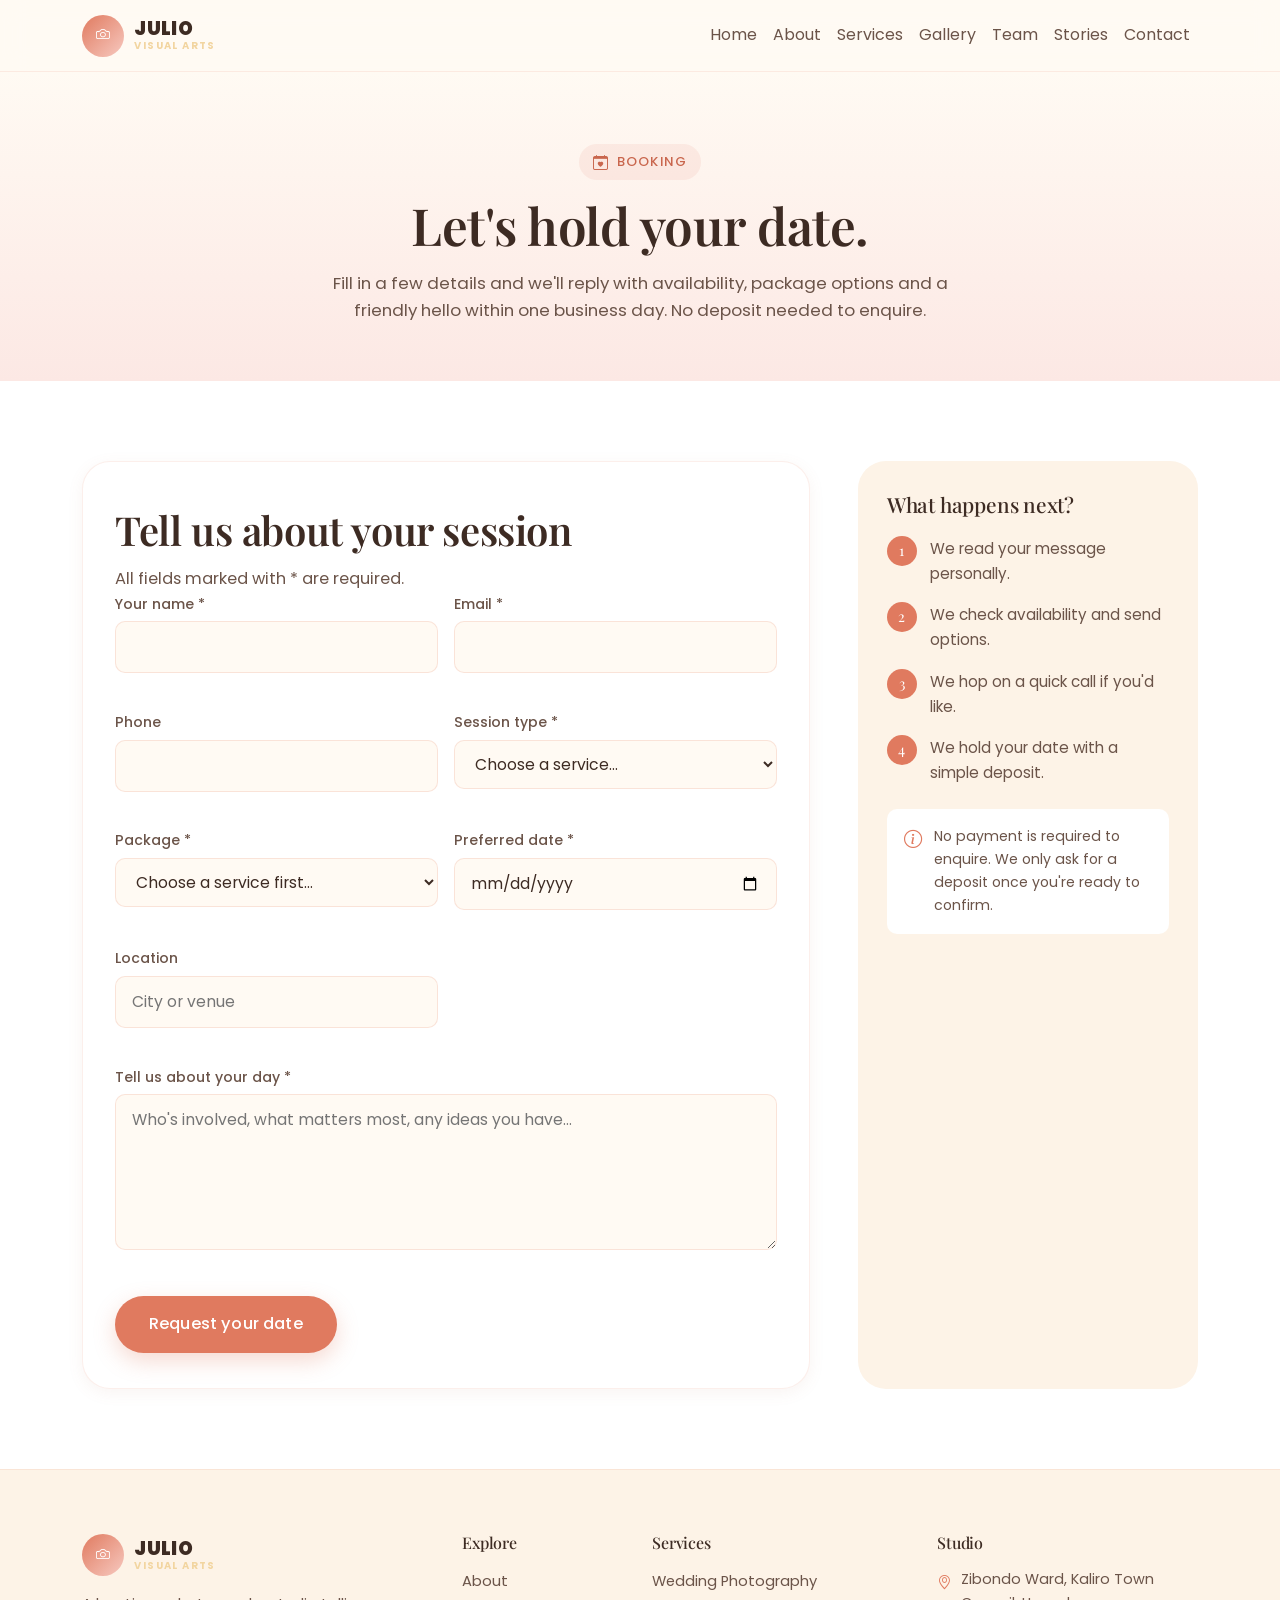
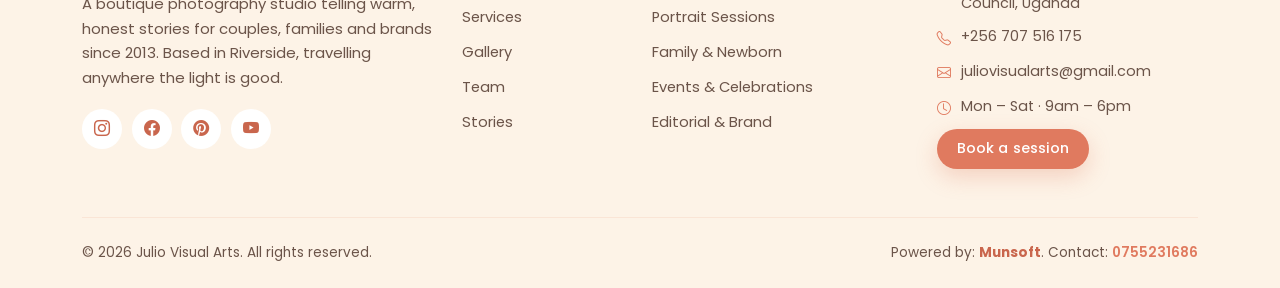
<file: booking.html>
<!-- ============================================================
     FILE: booking.html
     ============================================================ -->
<!DOCTYPE html>
<html lang="en">
<head>
  <meta charset="UTF-8">
  <meta name="viewport" content="width=device-width, initial-scale=1">
  <title>Book a Session — Julio Visual Arts</title>
  <meta name="description" content="Request your date with Julio Visual Arts — weddings, portraits, families and events.">

  <link rel="preconnect" href="https://fonts.googleapis.com">
  <link rel="preconnect" href="https://fonts.gstatic.com" crossorigin>
  <link href="https://fonts.googleapis.com/css2?family=Playfair+Display:wght@500;600;700&family=Poppins:wght@300;400;500;600&display=swap" rel="stylesheet">
  <link href="https://cdn.jsdelivr.net/npm/bootstrap@5.3.3/dist/css/bootstrap.min.css" rel="stylesheet">
  <link href="https://cdn.jsdelivr.net/npm/bootstrap-icons@1.11.3/font/bootstrap-icons.css" rel="stylesheet">
  <link href="css/styles.css" rel="stylesheet">
</head>
<body data-page="booking">

  <div id="jva-navbar"></div>

  <main>

    <header class="jva-page-head">
      <div class="container">
        <span class="jva-eyebrow"><i class="bi bi-calendar-heart"></i> Booking</span>
        <h1 class="jva-page-head__title">Let's hold your date.</h1>
        <p class="jva-page-head__lead">
          Fill in a few details and we'll reply with availability, package options and a
          friendly hello within one business day. No deposit needed to enquire.
        </p>
      </div>
    </header>

    <section class="jva-section jva-section--white">
      <div class="container">
        <div class="row g-5">
          <div class="col-lg-8 reveal">
            <div class="jva-form-card">
              <h2 class="jva-section__title">Tell us about your session</h2>
              <p class="jva-section__lead">All fields marked with * are required.</p>

              <form class="jva-form" id="jvaBookingForm" action="https://formsubmit.co/magandamunir51@gmail.com" method="POST" novalidate>
                <input type="hidden" name="_subject" value="New booking request - Julio Visual Arts">
                <input type="hidden" name="_captcha" value="false">
                <input type="hidden" name="_template" value="table">
                <div class="row g-3">
                  <div class="col-md-6">
                    <label class="jva-form__label" for="bookingName">Your name *</label>
                    <input class="jva-form__input" type="text" id="bookingName" name="name" required>
                    <span class="jva-form__error" data-error-for="bookingName"></span>
                  </div>
                  <div class="col-md-6">
                    <label class="jva-form__label" for="bookingEmail">Email *</label>
                    <input class="jva-form__input" type="email" id="bookingEmail" name="email" required>
                    <span class="jva-form__error" data-error-for="bookingEmail"></span>
                  </div>
                  <div class="col-md-6">
                    <label class="jva-form__label" for="bookingPhone">Phone</label>
                    <input class="jva-form__input" type="tel" id="bookingPhone" name="phone">
                    <span class="jva-form__error" data-error-for="bookingPhone"></span>
                  </div>
                  <div class="col-md-6">
                    <label class="jva-form__label" for="bookingType">Session type *</label>
                    <select class="jva-form__input" id="bookingType" name="type" required></select>
                    <span class="jva-form__error" data-error-for="bookingType"></span>
                  </div>
                  <div class="col-md-6">
                    <label class="jva-form__label" for="bookingPackage">Package *</label>
                    <select class="jva-form__input" id="bookingPackage" name="package" required></select>
                    <span class="jva-form__error" data-error-for="bookingPackage"></span>
                  </div>
                  <div class="col-md-6">
                    <label class="jva-form__label" for="bookingDate">Preferred date *</label>
                    <input class="jva-form__input" type="date" id="bookingDate" name="date" required>
                    <span class="jva-form__error" data-error-for="bookingDate"></span>
                  </div>
                  <div class="col-md-6">
                    <label class="jva-form__label" for="bookingLocation">Location</label>
                    <input class="jva-form__input" type="text" id="bookingLocation" name="location" placeholder="City or venue">
                    <span class="jva-form__error" data-error-for="bookingLocation"></span>
                  </div>
                  <div class="col-12">
                    <label class="jva-form__label" for="bookingMessage">Tell us about your day *</label>
                    <textarea class="jva-form__input" id="bookingMessage" name="message" rows="5"
                              placeholder="Who's involved, what matters most, any ideas you have…" required></textarea>
                    <span class="jva-form__error" data-error-for="bookingMessage"></span>
                  </div>
                  <div class="col-12">
                    <button type="submit" class="btn btn-jva btn-lg">Request your date</button>
                    <p class="jva-form__success" id="jvaBookingSuccess" hidden>
                      Thank you! Your request is in — we'll be in touch within one business day
                      with availability and next steps.
                    </p>
                  </div>
                </div>
              </form>
            </div>
          </div>

          <div class="col-lg-4 reveal">
            <aside class="jva-booking-aside">
              <h2 class="jva-booking-aside__title">What happens next?</h2>
              <ol class="jva-booking-aside__steps">
                <li><span>1</span> We read your message personally.</li>
                <li><span>2</span> We check availability and send options.</li>
                <li><span>3</span> We hop on a quick call if you'd like.</li>
                <li><span>4</span> We hold your date with a simple deposit.</li>
              </ol>

              <div class="jva-booking-aside__note">
                <i class="bi bi-info-circle"></i>
                <p>No payment is required to enquire. We only ask for a deposit once you're ready to confirm.</p>
              </div>
            </aside>
          </div>
        </div>
      </div>
    </section>

  </main>

  <div id="jva-footer"></div>

  <script src="https://cdn.jsdelivr.net/npm/bootstrap@5.3.3/dist/js/bootstrap.bundle.min.js"></script>
  <script src="js/data.js"></script>
  <script src="js/components.js"></script>
  <script src="js/main.js"></script>
  <script src="js/booking.js"></script>
</body>
</html>
</file>
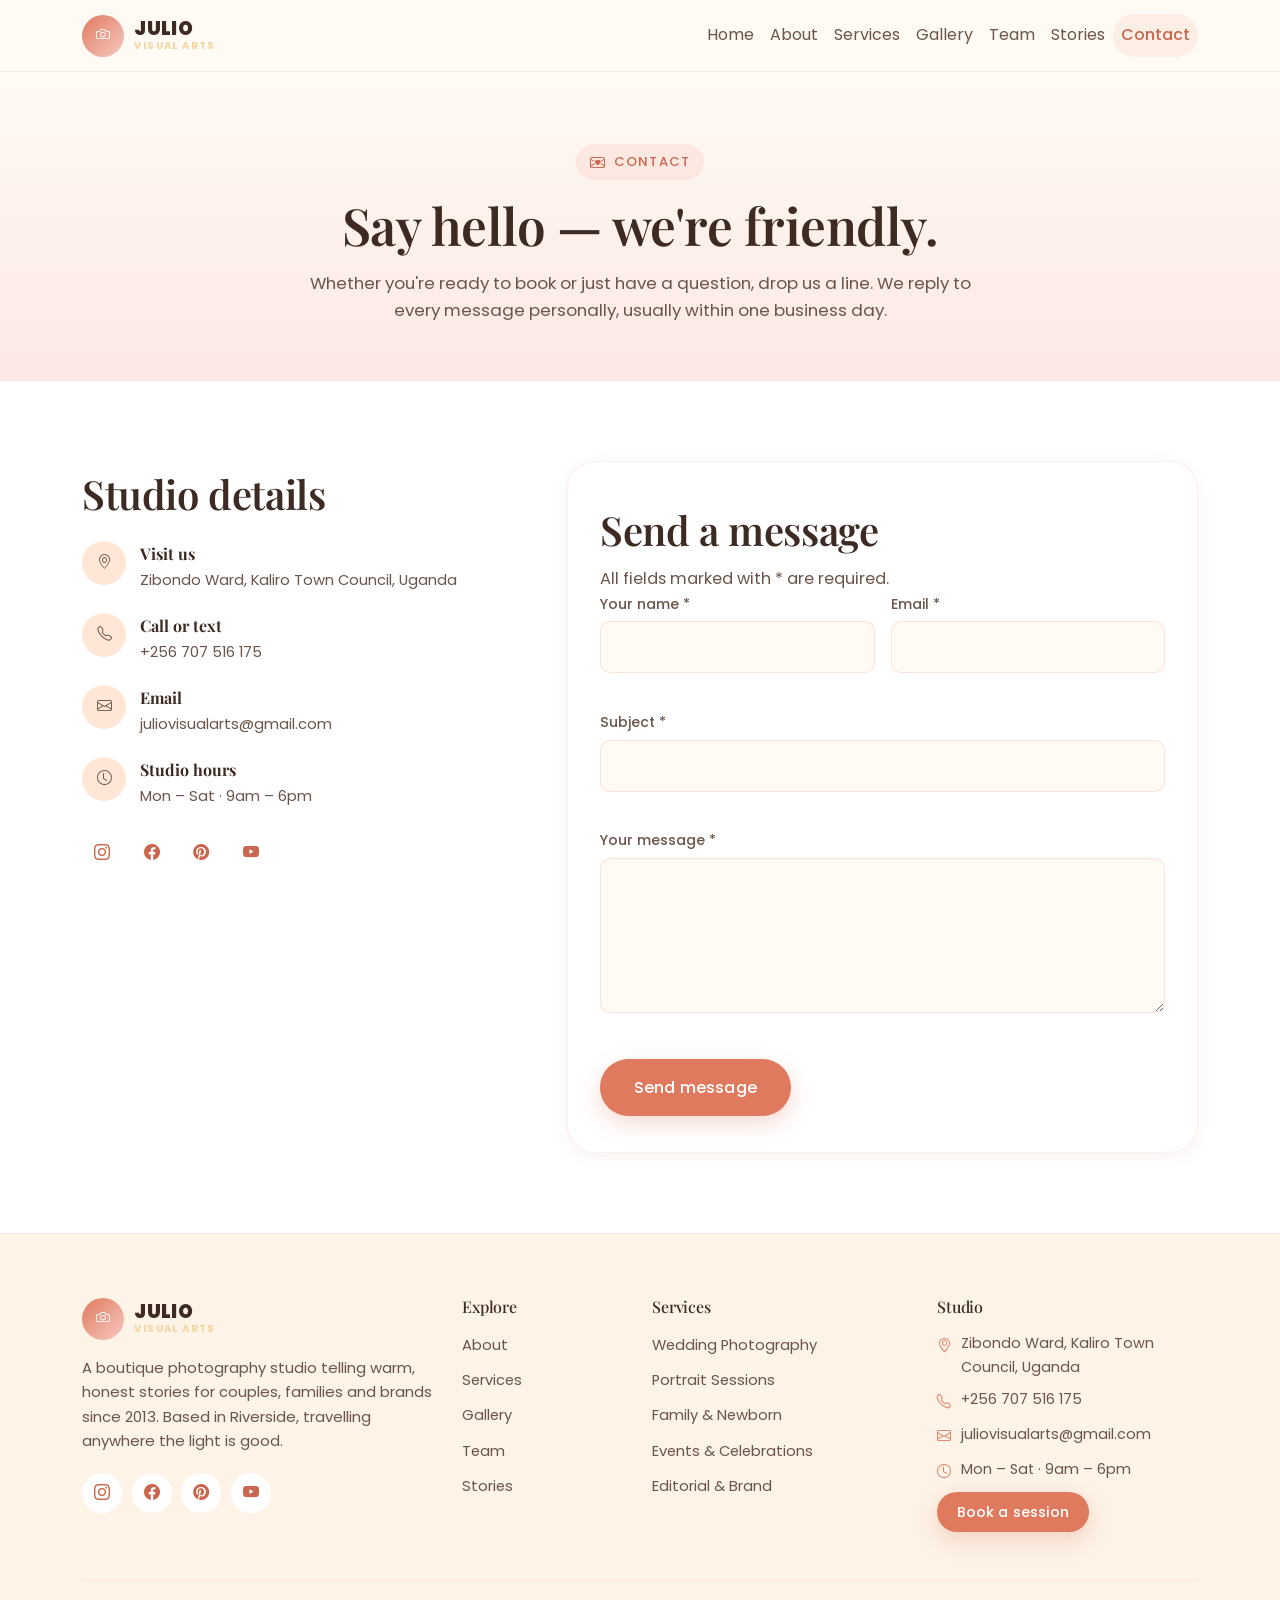
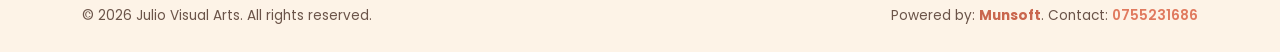
<file: contact.html>
<!-- ============================================================
     FILE: contact.html
     ============================================================ -->
<!DOCTYPE html>
<html lang="en">
<head>
  <meta charset="UTF-8">
  <meta name="viewport" content="width=device-width, initial-scale=1">
  <title>Contact — Julio Visual Arts</title>
  <meta name="description" content="Get in touch with Julio Visual Arts — ask a question, say hello, or plan your session.">

  <link rel="preconnect" href="https://fonts.googleapis.com">
  <link rel="preconnect" href="https://fonts.gstatic.com" crossorigin>
  <link href="https://fonts.googleapis.com/css2?family=Playfair+Display:wght@500;600;700&family=Poppins:wght@300;400;500;600&display=swap" rel="stylesheet">
  <link href="https://cdn.jsdelivr.net/npm/bootstrap@5.3.3/dist/css/bootstrap.min.css" rel="stylesheet">
  <link href="https://cdn.jsdelivr.net/npm/bootstrap-icons@1.11.3/font/bootstrap-icons.css" rel="stylesheet">
  <link href="css/styles.css" rel="stylesheet">
</head>
<body data-page="contact">

  <div id="jva-navbar"></div>

  <main>

    <header class="jva-page-head">
      <div class="container">
        <span class="jva-eyebrow"><i class="bi bi-envelope-heart"></i> Contact</span>
        <h1 class="jva-page-head__title">Say hello — we're friendly.</h1>
        <p class="jva-page-head__lead">
          Whether you're ready to book or just have a question, drop us a line. We reply
          to every message personally, usually within one business day.
        </p>
      </div>
    </header>

    <section class="jva-section jva-section--white">
      <div class="container">
        <div class="row g-5">
          <div class="col-lg-5 reveal">
            <h2 class="jva-section__title">Studio details</h2>
            <ul class="jva-contact-list">
              <li>
                <span class="jva-contact-list__icon"><i class="bi bi-geo-alt"></i></span>
                <div>
                  <strong>Visit us</strong>
                  <span>Zibondo Ward, Kaliro Town Council, Uganda</span>
                </div>
              </li>
              <li>
                <span class="jva-contact-list__icon"><i class="bi bi-telephone"></i></span>
                <div>
                  <strong>Call or text</strong>
                  <span>+256 707 516 175</span>
                </div>
              </li>
              <li>
                <span class="jva-contact-list__icon"><i class="bi bi-envelope"></i></span>
                <div>
                  <strong>Email</strong>
                  <span>juliovisualarts@gmail.com</span>
                </div>
              </li>
              <li>
                <span class="jva-contact-list__icon"><i class="bi bi-clock"></i></span>
                <div>
                  <strong>Studio hours</strong>
                  <span>Mon – Sat · 9am – 6pm</span>
                </div>
              </li>
            </ul>

            <div class="jva-socials mt-4">
              <a href="#" aria-label="Instagram"><i class="bi bi-instagram"></i></a>
              <a href="#" aria-label="Facebook"><i class="bi bi-facebook"></i></a>
              <a href="#" aria-label="Pinterest"><i class="bi bi-pinterest"></i></a>
              <a href="#" aria-label="YouTube"><i class="bi bi-youtube"></i></a>
            </div>
          </div>

          <div class="col-lg-7 reveal">
            <div class="jva-form-card">
              <h2 class="jva-section__title">Send a message</h2>
              <p class="jva-section__lead">All fields marked with * are required.</p>

              <form class="jva-form" id="jvaContactForm" action="https://formsubmit.co/magandamunir51@gmail.com" method="POST" novalidate>
                <input type="hidden" name="_subject" value="New contact message - Julio Visual Arts">
                <input type="hidden" name="_captcha" value="false">
                <input type="hidden" name="_template" value="table">
                <div class="row g-3">
                  <div class="col-md-6">
                    <label class="jva-form__label" for="contactName">Your name *</label>
                    <input class="jva-form__input" type="text" id="contactName" name="name" required>
                    <span class="jva-form__error" data-error-for="contactName"></span>
                  </div>
                  <div class="col-md-6">
                    <label class="jva-form__label" for="contactEmail">Email *</label>
                    <input class="jva-form__input" type="email" id="contactEmail" name="email" required>
                    <span class="jva-form__error" data-error-for="contactEmail"></span>
                  </div>
                  <div class="col-12">
                    <label class="jva-form__label" for="contactSubject">Subject *</label>
                    <input class="jva-form__input" type="text" id="contactSubject" name="subject" required>
                    <span class="jva-form__error" data-error-for="contactSubject"></span>
                  </div>
                  <div class="col-12">
                    <label class="jva-form__label" for="contactMessage">Your message *</label>
                    <textarea class="jva-form__input" id="contactMessage" name="message" rows="5" required></textarea>
                    <span class="jva-form__error" data-error-for="contactMessage"></span>
                  </div>
                  <div class="col-12">
                    <button type="submit" class="btn btn-jva btn-lg">Send message</button>
                    <p class="jva-form__success" id="jvaContactSuccess" hidden>
                      Thank you! Your message is on its way - we'll reply within one business day.
                    </p>
                  </div>
                </div>
              </form>
            </div>
          </div>
        </div>
      </div>
    </section>

  </main>

  <div id="jva-footer"></div>

  <script src="https://cdn.jsdelivr.net/npm/bootstrap@5.3.3/dist/js/bootstrap.bundle.min.js"></script>
  <script src="js/data.js"></script>
  <script src="js/components.js"></script>
  <script src="js/main.js"></script>
  <script src="js/contact.js"></script>
</body>
</html>
</file>
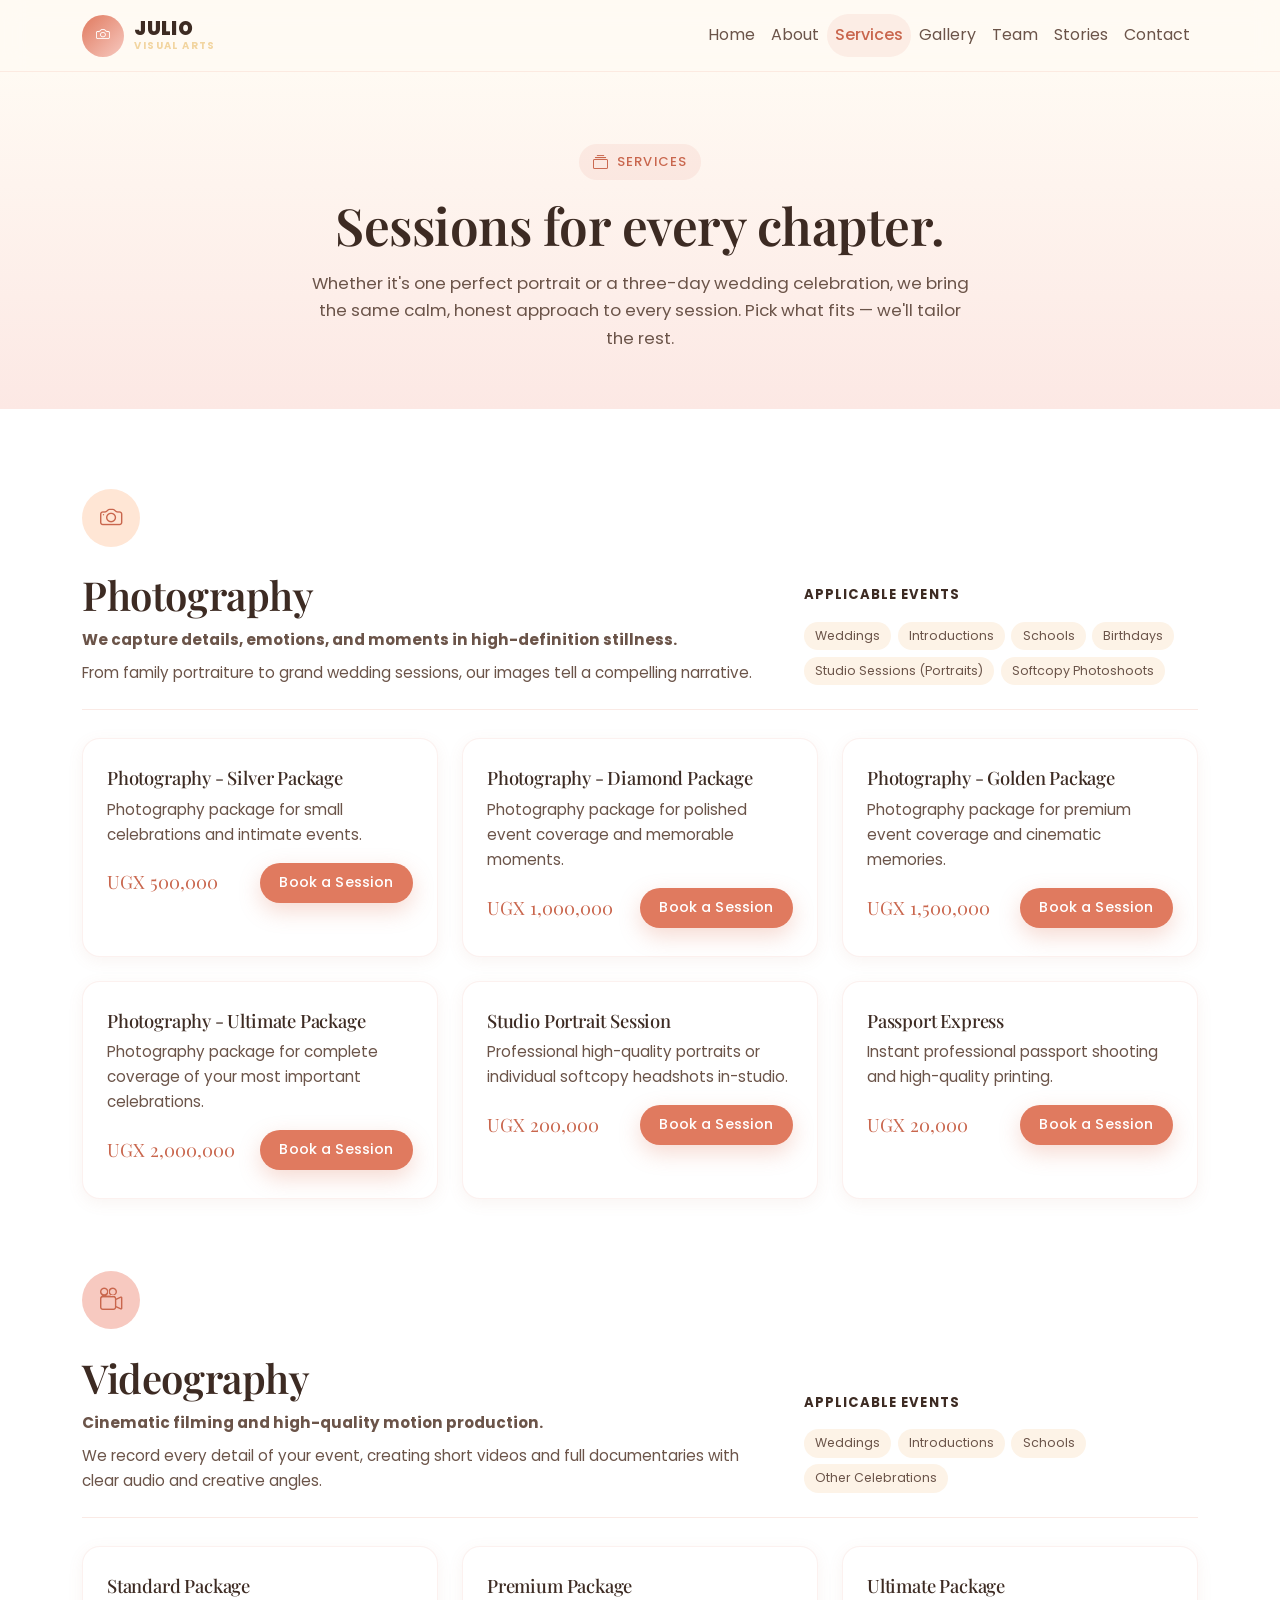
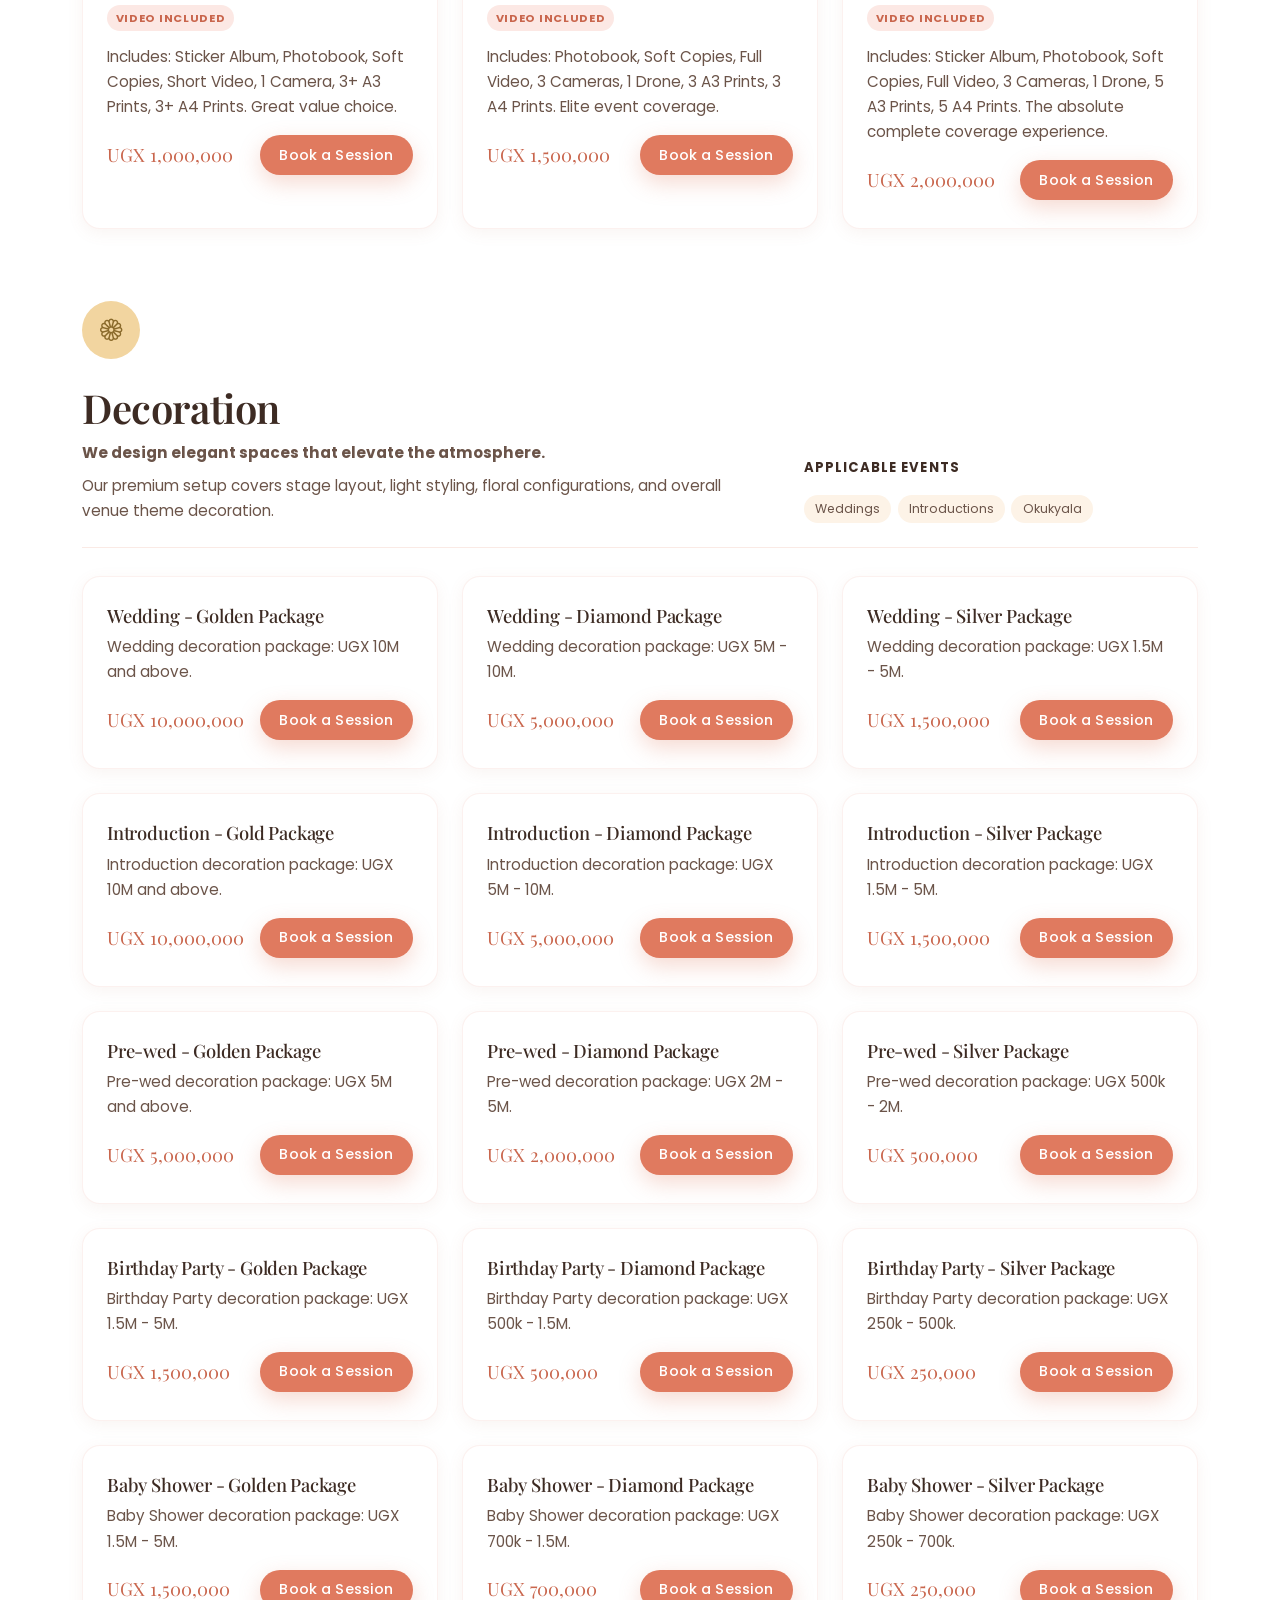
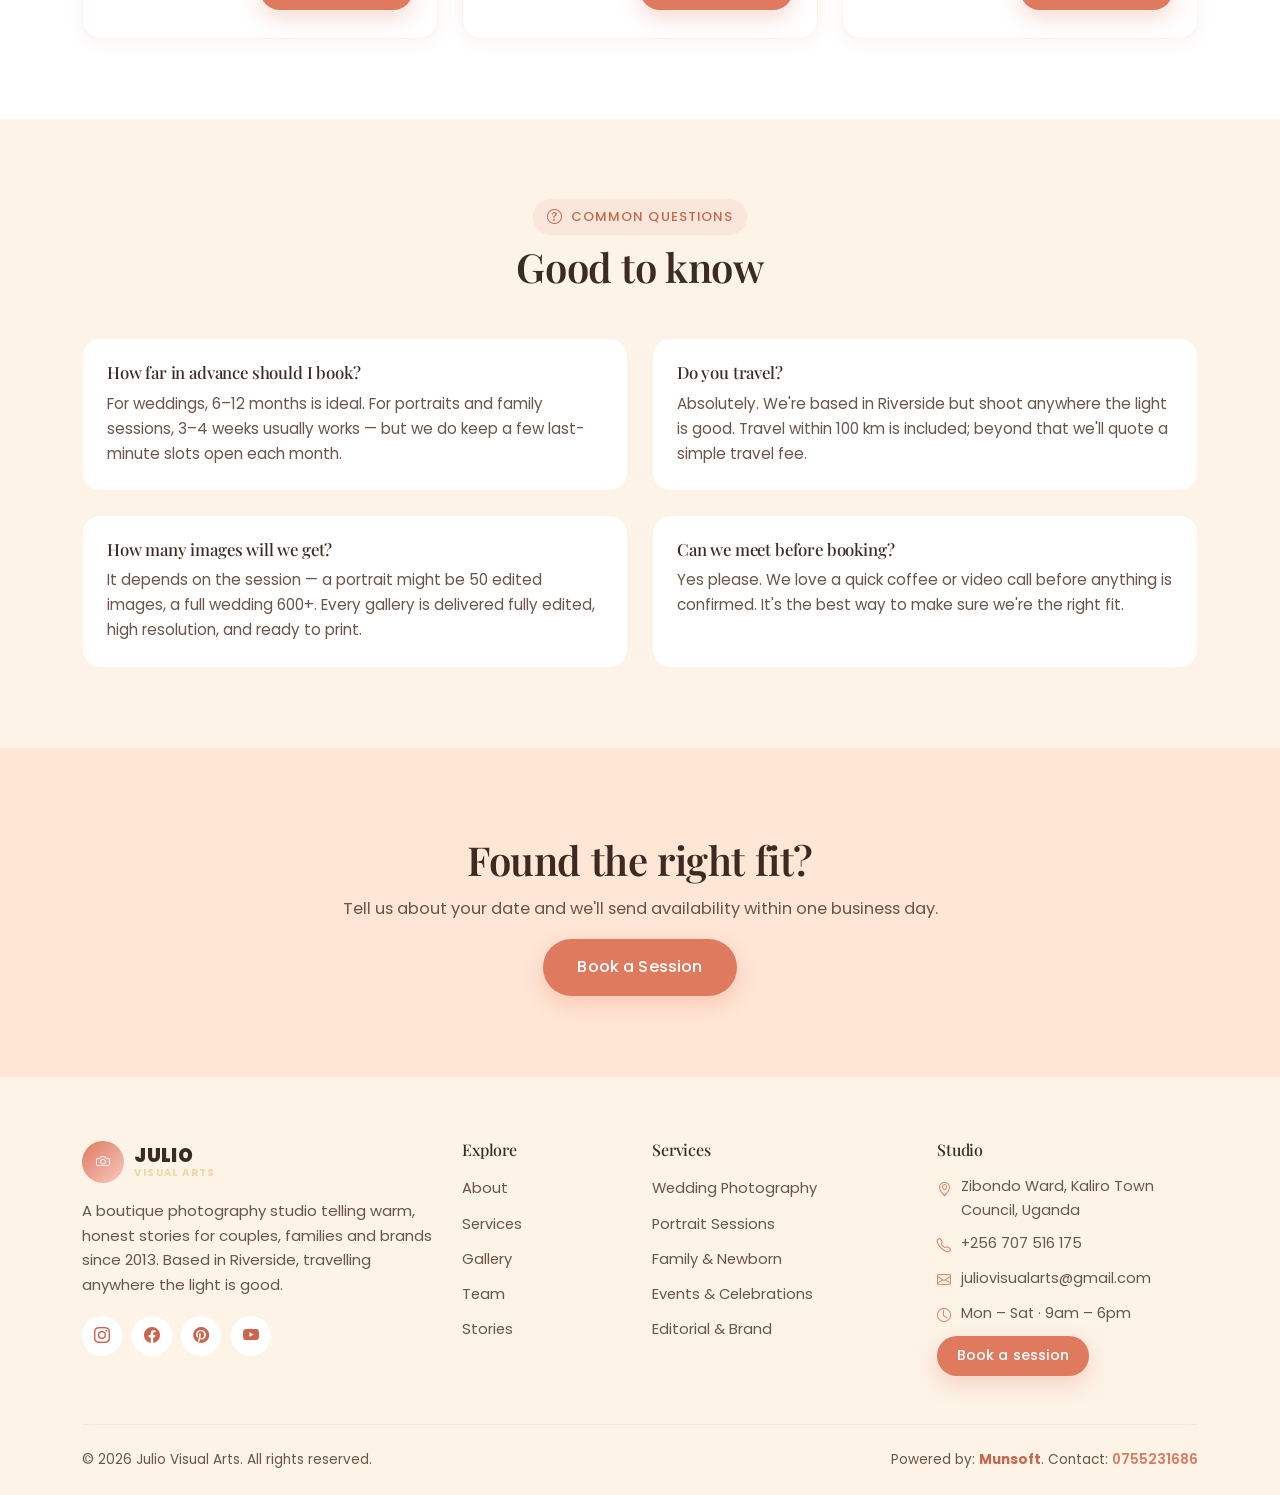
<file: services.html>
<!-- ============================================================
     FILE: services.html
     ============================================================ -->
<!DOCTYPE html>
<html lang="en">
<head>
  <meta charset="UTF-8">
  <meta name="viewport" content="width=device-width, initial-scale=1">
  <title>Services — Julio Visual Arts</title>
  <meta name="description" content="Wedding, portrait, family, event and editorial photography services from Julio Visual Arts.">

  <link rel="preconnect" href="https://fonts.googleapis.com">
  <link rel="preconnect" href="https://fonts.gstatic.com" crossorigin>
  <link href="https://fonts.googleapis.com/css2?family=Playfair+Display:wght@500;600;700&family=Poppins:wght@300;400;500;600&display=swap" rel="stylesheet">
  <link href="https://cdn.jsdelivr.net/npm/bootstrap@5.3.3/dist/css/bootstrap.min.css" rel="stylesheet">
  <link href="https://cdn.jsdelivr.net/npm/bootstrap-icons@1.11.3/font/bootstrap-icons.css" rel="stylesheet">
  <link href="css/styles.css" rel="stylesheet">
</head>
<body data-page="services">

  <div id="jva-navbar"></div>

  <main>

    <header class="jva-page-head">
      <div class="container">
        <span class="jva-eyebrow"><i class="bi bi-collection"></i> Services</span>
        <h1 class="jva-page-head__title">Sessions for every chapter.</h1>
        <p class="jva-page-head__lead">
          Whether it's one perfect portrait or a three-day wedding celebration, we bring the
          same calm, honest approach to every session. Pick what fits — we'll tailor the rest.
        </p>
      </div>
    </header>

    <section class="jva-section jva-section--white">
      <div class="container">
        <div class="row g-4" id="jvaServicesList"></div>
      </div>
    </section>

    <section class="jva-section jva-section--sand">
      <div class="container">
        <div class="jva-section__head text-center reveal">
          <span class="jva-eyebrow"><i class="bi bi-question-circle"></i> Common questions</span>
          <h2 class="jva-section__title">Good to know</h2>
        </div>

        <div class="row g-4">
          <div class="col-md-6 reveal">
            <article class="jva-faq">
              <h3 class="jva-faq__q">How far in advance should I book?</h3>
              <p class="jva-faq__a">For weddings, 6–12 months is ideal. For portraits and family sessions, 3–4 weeks usually works — but we do keep a few last-minute slots open each month.</p>
            </article>
          </div>
          <div class="col-md-6 reveal">
            <article class="jva-faq">
              <h3 class="jva-faq__q">Do you travel?</h3>
              <p class="jva-faq__a">Absolutely. We're based in Riverside but shoot anywhere the light is good. Travel within 100 km is included; beyond that we'll quote a simple travel fee.</p>
            </article>
          </div>
          <div class="col-md-6 reveal">
            <article class="jva-faq">
              <h3 class="jva-faq__q">How many images will we get?</h3>
              <p class="jva-faq__a">It depends on the session — a portrait might be 50 edited images, a full wedding 600+. Every gallery is delivered fully edited, high resolution, and ready to print.</p>
            </article>
          </div>
          <div class="col-md-6 reveal">
            <article class="jva-faq">
              <h3 class="jva-faq__q">Can we meet before booking?</h3>
              <p class="jva-faq__a">Yes please. We love a quick coffee or video call before anything is confirmed. It's the best way to make sure we're the right fit.</p>
            </article>
          </div>
        </div>
      </div>
    </section>

    <section class="jva-section jva-section--peach">
      <div class="container text-center reveal">
        <h2 class="jva-section__title">Found the right fit?</h2>
        <p class="jva-section__lead mx-auto">Tell us about your date and we'll send availability within one business day.</p>
        <a href="booking.html" class="btn btn-jva btn-lg mt-3">Book a Session</a>
      </div>
    </section>

  </main>

  <div id="jva-footer"></div>

  <script src="https://cdn.jsdelivr.net/npm/bootstrap@5.3.3/dist/js/bootstrap.bundle.min.js"></script>
  <script src="js/data.js"></script>
  <script src="js/components.js"></script>
  <script src="js/main.js"></script>
  <script src="js/services.js"></script>
</body>
</html>
</file>
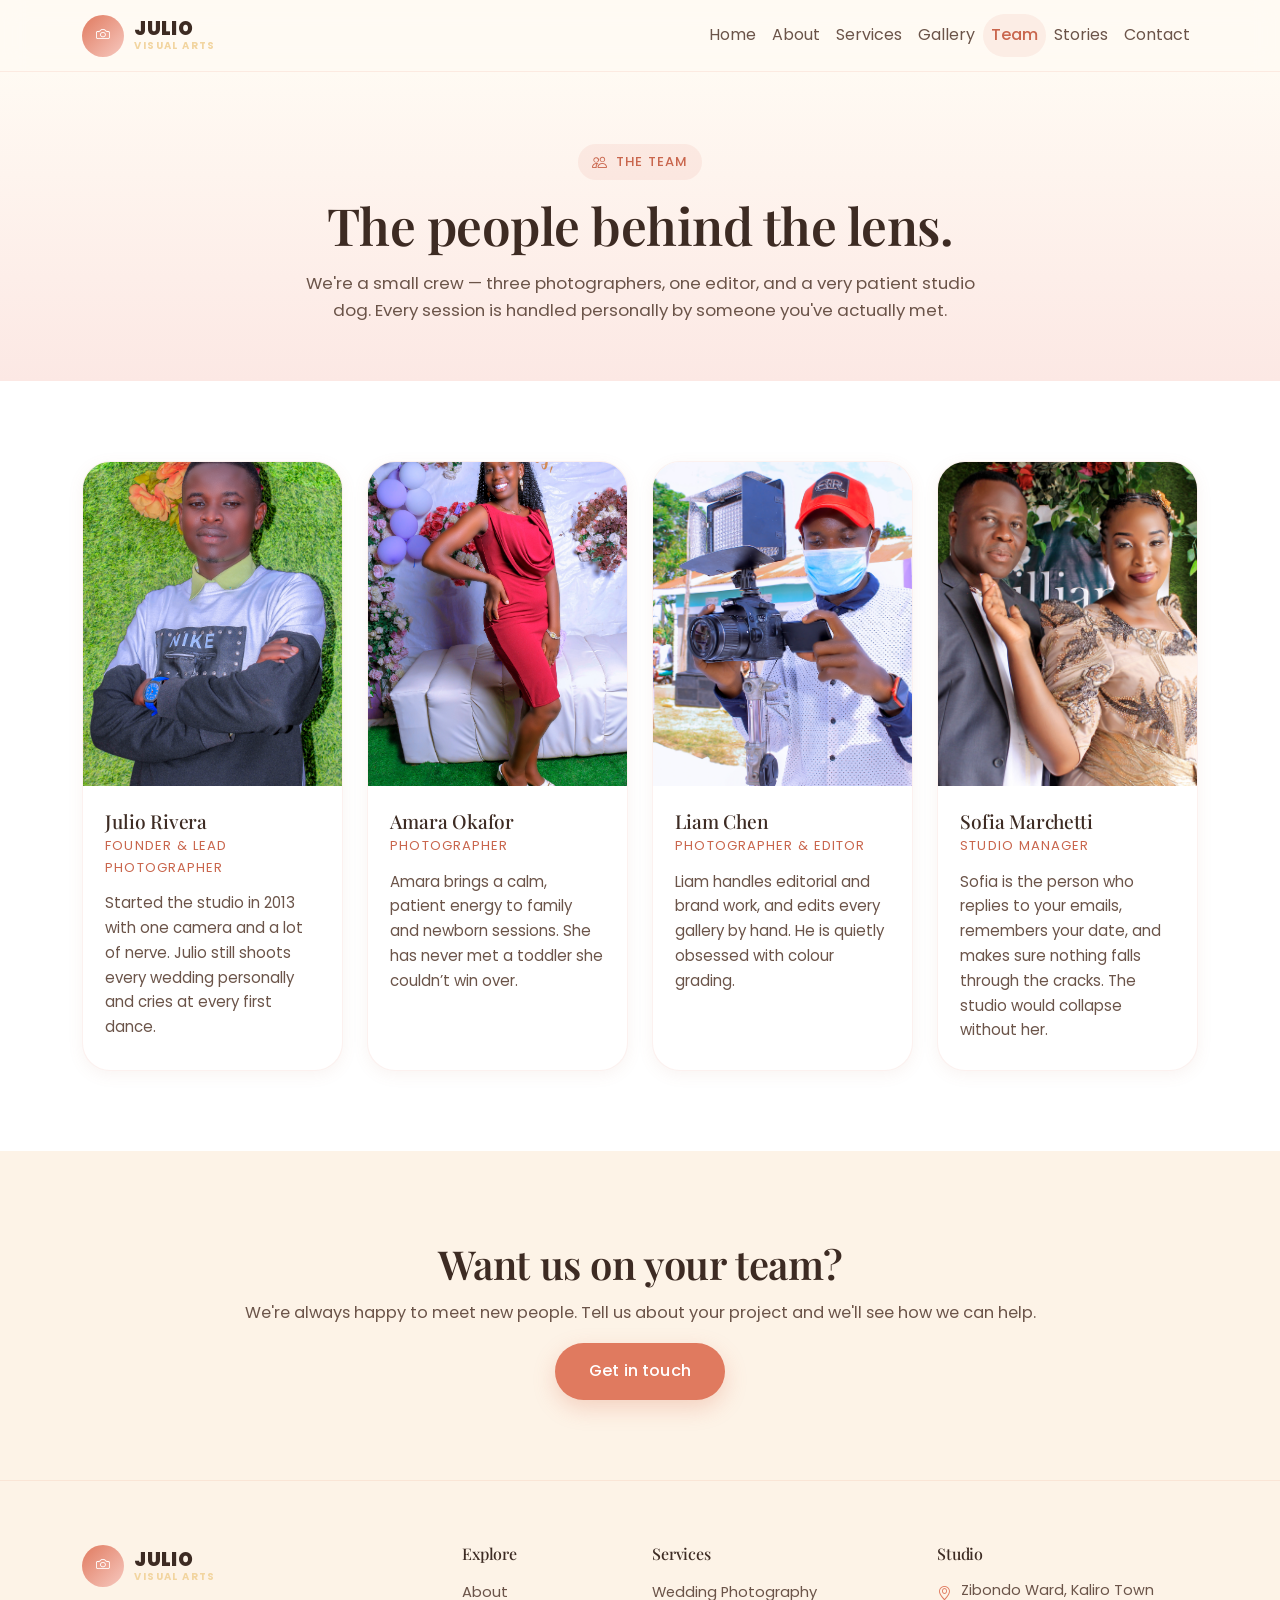
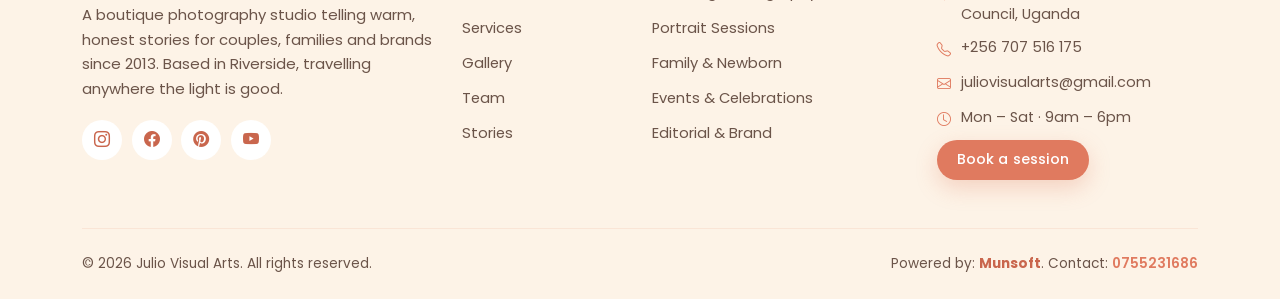
<file: team.html>
<!-- ============================================================
     FILE: team.html
     ============================================================ -->
<!DOCTYPE html>
<html lang="en">
<head>
  <meta charset="UTF-8">
  <meta name="viewport" content="width=device-width, initial-scale=1">
  <title>Team — Julio Visual Arts</title>
  <meta name="description" content="Meet the small, dedicated team behind Julio Visual Arts.">

  <link rel="preconnect" href="https://fonts.googleapis.com">
  <link rel="preconnect" href="https://fonts.gstatic.com" crossorigin>
  <link href="https://fonts.googleapis.com/css2?family=Playfair+Display:wght@500;600;700&family=Poppins:wght@300;400;500;600&display=swap" rel="stylesheet">
  <link href="https://cdn.jsdelivr.net/npm/bootstrap@5.3.3/dist/css/bootstrap.min.css" rel="stylesheet">
  <link href="https://cdn.jsdelivr.net/npm/bootstrap-icons@1.11.3/font/bootstrap-icons.css" rel="stylesheet">
  <link href="css/styles.css" rel="stylesheet">
</head>
<body data-page="team">

  <div id="jva-navbar"></div>

  <main>

    <header class="jva-page-head">
      <div class="container">
        <span class="jva-eyebrow"><i class="bi bi-people"></i> The team</span>
        <h1 class="jva-page-head__title">The people behind the lens.</h1>
        <p class="jva-page-head__lead">
          We're a small crew — three photographers, one editor, and a very patient studio dog.
          Every session is handled personally by someone you've actually met.
        </p>
      </div>
    </header>

    <section class="jva-section jva-section--white">
      <div class="container">
        <div class="row g-4" id="jvaTeamGrid"></div>
      </div>
    </section>

    <section class="jva-section jva-section--sand">
      <div class="container text-center reveal">
        <h2 class="jva-section__title">Want us on your team?</h2>
        <p class="jva-section__lead mx-auto">
          We're always happy to meet new people. Tell us about your project and we'll see
          how we can help.
        </p>
        <a href="contact.html" class="btn btn-jva btn-lg mt-3">Get in touch</a>
      </div>
    </section>

  </main>

  <div id="jva-footer"></div>

  <script src="https://cdn.jsdelivr.net/npm/bootstrap@5.3.3/dist/js/bootstrap.bundle.min.js"></script>
  <script src="js/data.js"></script>
  <script src="js/components.js"></script>
  <script src="js/main.js"></script>
  <script src="js/team.js"></script>
</body>
</html>
</file>
<file: css/styles.css>
/* ============================================================
   FILE: css/styles.css
   Single source of truth for all visual styling.
   ============================================================ */

/* ---------- Design tokens ---------- */
:root {
  --jva-cream:      #fffaf3;
  --jva-sand:       #fdf3e7;
  --jva-blush:      #fce8e4;
  --jva-peach:      #ffe6d5;
  --jva-rose:       #f7c9c0;
  --jva-coral:      #e07a5f;
  --jva-coral-dark: #c9664d;
  --jva-mint:       #d9efe3;
  --jva-gold:       #f2d5a0;
  --jva-ink:        #3d2b23;
  --jva-ink-soft:   #6b5449;
  --jva-white:      #ffffff;

  --jva-radius-sm: 10px;
  --jva-radius:    18px;
  --jva-radius-lg: 28px;

  --jva-shadow-sm: 0 4px 16px rgba(180, 120, 90, .08);
  --jva-shadow:    0 12px 32px rgba(180, 120, 90, .12);
  --jva-shadow-lg: 0 24px 60px rgba(180, 120, 90, .16);

  --jva-font-head: 'Playfair Display', Georgia, serif;
  --jva-font-body: 'Poppins', system-ui, -apple-system, sans-serif;

  --jva-container-pad: 1.25rem;
}

/* ---------- Base ---------- */
* { box-sizing: border-box; }

html { scroll-behavior: smooth; }

body {
  font-family: var(--jva-font-body);
  color: var(--jva-ink);
  background: var(--jva-cream);
  font-size: 16px;
  line-height: 1.65;
  -webkit-font-smoothing: antialiased;
}

h1, h2, h3, h4 {
  font-family: var(--jva-font-head);
  color: var(--jva-ink);
  letter-spacing: -.01em;
  line-height: 1.15;
}

a { color: var(--jva-coral-dark); text-decoration: none; transition: color .2s ease; }
a:hover { color: var(--jva-coral); }

img { max-width: 100%; height: auto; display: block; }

::selection { background: var(--jva-rose); color: var(--jva-ink); }

/* ---------- Buttons ---------- */
.btn-jva,
.btn-jva-outline {
  font-family: var(--jva-font-body);
  font-weight: 500;
  border-radius: 999px;
  padding: .7rem 1.6rem;
  border: 2px solid transparent;
  transition: transform .2s ease, box-shadow .2s ease, background .2s ease, color .2s ease, border-color .2s ease;
  letter-spacing: .01em;
}

.btn-jva {
  background: var(--jva-coral);
  color: var(--jva-white);
  box-shadow: 0 8px 22px rgba(224, 122, 95, .28);
}
.btn-jva:hover,
.btn-jva:focus {
  background: var(--jva-coral-dark);
  color: var(--jva-white);
  transform: translateY(-2px);
  box-shadow: 0 12px 28px rgba(224, 122, 95, .34);
}

.btn-jva-outline {
  background: transparent;
  color: var(--jva-ink);
  border-color: rgba(61, 43, 35, .22);
}
.btn-jva-outline:hover,
.btn-jva-outline:focus {
  background: var(--jva-ink);
  color: var(--jva-white);
  border-color: var(--jva-ink);
  transform: translateY(-2px);
}

.btn-lg { padding: .9rem 2rem; font-size: 1.02rem; }
.btn-sm { padding: .45rem 1.1rem; font-size: .9rem; }

/* ---------- Navbar ---------- */
.jva-navbar {
  position: relative;
  background: rgba(255, 250, 243, .92);
  backdrop-filter: blur(12px);
  border-bottom: 1px solid rgba(224, 122, 95, .12);
  padding: .9rem 0;
  z-index: 1030;
}

.jva-brand {
  display: inline-flex;
  align-items: center;
  gap: .65rem;
  font-family: var(--jva-font-head);
  font-size: 1.15rem;
  color: var(--jva-ink);
  text-decoration: none;
}
.jva-brand:hover { color: var(--jva-ink); }

.brand-mark {
  display: inline-grid;
  place-items: center;
  width: 42px;
  height: 42px;
  border-radius: 50%;
  background: linear-gradient(135deg, var(--jva-coral), var(--jva-rose));
  color: var(--jva-white);
  font-family: var(--jva-font-body);
  font-weight: 600;
  font-size: .85rem;
  letter-spacing: .06em;
}

.brand-text {
  display: flex;
  flex-direction: column;
  line-height: .95;
  font-family: var(--jva-font-body);
  font-weight: 700;
}
.brand-text strong {
  color: var(--jva-ink);
  font-size: 1.15rem;
  letter-spacing: .02em;
}
.brand-text small {
  margin-top: .22rem;
  color: var(--jva-gold);
  font-size: .62rem;
  font-weight: 700;
  letter-spacing: .14em;
}

.jva-navbar .nav-link {
  color: var(--jva-ink-soft);
  font-weight: 400;
  padding: .5rem .9rem;
  border-radius: 999px;
  transition: color .2s ease, background .2s ease;
}
.jva-navbar .nav-link:hover { color: var(--jva-coral-dark); }

.jva-navbar .nav-link.is-active {
  color: var(--jva-coral-dark);
  font-weight: 500;
  background: rgba(224, 122, 95, .1);
}

.navbar-toggler { border: none; padding: .35rem .5rem; }
.navbar-toggler:focus { box-shadow: none; }
.jva-menu { display: flex; flex-basis: auto; }

@media (max-width: 991.98px) {
  .jva-menu {
    display: none;
    position: absolute;
    top: calc(100% + .65rem);
    left: var(--jva-container-pad);
    right: var(--jva-container-pad);
    padding: .75rem;
    background: var(--jva-cream);
    border: 1px solid rgba(224, 122, 95, .14);
    border-radius: var(--jva-radius-sm);
    box-shadow: var(--jva-shadow);
  }
  .jva-menu.is-open { display: block; }
  .jva-menu .navbar-nav { align-items: stretch !important; }
  .jva-menu .nav-link { display: block; }
}

/* ---------- Hero ---------- */
.jva-hero {
  position: relative;
  padding: 5rem 0 6rem;
  background: linear-gradient(180deg, var(--jva-cream) 0%, var(--jva-blush) 100%);
  overflow: hidden;
}

.jva-blob {
  position: absolute;
  border-radius: 50%;
  filter: blur(60px);
  opacity: .55;
  pointer-events: none;
}
.jva-blob--1 {
  width: 420px; height: 420px;
  background: var(--jva-peach);
  top: -120px; right: -100px;
}
.jva-blob--2 {
  width: 360px; height: 360px;
  background: var(--jva-mint);
  bottom: -140px; left: -120px;
}

.jva-hero__title {
  font-size: clamp(2.3rem, 5.4vw, 4rem);
  font-weight: 600;
  margin: 1rem 0 1.25rem;
  animation: heroTextIn .8s cubic-bezier(.22, 1, .36, 1) both;
}

.jva-highlight {
  color: var(--jva-coral);
  font-style: italic;
  position: relative;
}
.jva-highlight::after {
  content: "";
  position: absolute;
  left: 0; right: 0; bottom: .08em;
  height: .18em;
  background: var(--jva-rose);
  border-radius: 999px;
  z-index: -1;
}

.jva-hero__lead {
  font-size: 1.05rem;
  color: var(--jva-ink-soft);
  max-width: 34rem;
  margin-bottom: 1.75rem;
  animation: heroTextIn .8s .12s cubic-bezier(.22, 1, .36, 1) both;
}

.jva-hero__actions {
  display: flex;
  flex-wrap: wrap;
  gap: .85rem;
  margin-bottom: 2.5rem;
  animation: heroTextIn .8s .24s cubic-bezier(.22, 1, .36, 1) both;
}

.jva-hero__stats {
  list-style: none;
  padding: 0;
  margin: 0;
  display: flex;
  flex-wrap: wrap;
  gap: 2.5rem;
}
.jva-hero__stats li { display: flex; flex-direction: column; }
.jva-hero__stats strong {
  font-family: var(--jva-font-head);
  font-size: 1.8rem;
  color: var(--jva-coral-dark);
  line-height: 1;
}
.jva-hero__stats span {
  font-size: .85rem;
  color: var(--jva-ink-soft);
  margin-top: .3rem;
}

/* Hero collage */
.jva-hero__collage {
  position: relative;
  aspect-ratio: 1 / 1;
  max-width: 560px;
  margin-left: auto;
}
.jva-hero__img {
  position: absolute;
  border-radius: var(--jva-radius-lg);
  object-fit: cover;
  box-shadow: var(--jva-shadow-lg);
  animation: heroImageIn .9s cubic-bezier(.22, 1, .36, 1) both;
}
.jva-hero__img--main {
  inset: 0 12% 0 0;
  width: 88%; height: 100%;
}
.jva-hero__img--top {
  width: 38%; height: 38%;
  top: 4%; right: 0;
  border: 6px solid var(--jva-white);
}
.jva-hero__img--bottom {
  width: 42%; height: 42%;
  bottom: 0; right: 0;
  border: 6px solid var(--jva-white);
}

.jva-hero__badge {
  position: absolute;
  bottom: 6%; left: -4%;
  display: flex;
  align-items: center;
  gap: .7rem;
  background: var(--jva-white);
  border-radius: var(--jva-radius);
  padding: .8rem 1.1rem;
  box-shadow: var(--jva-shadow);
}
.jva-hero__badge i {
  font-size: 1.3rem;
  color: var(--jva-coral);
}
.jva-hero__badge div { display: flex; flex-direction: column; line-height: 1.2; }
.jva-hero__badge strong { font-family: var(--jva-font-head); font-size: 1rem; }
.jva-hero__badge span { font-size: .78rem; color: var(--jva-ink-soft); }

/* ---------- Sections ---------- */
.jva-section { padding: 5rem 0; }
.jva-section--white { background: var(--jva-white); }
.jva-section--sand  { background: var(--jva-sand); }
.jva-section--blush { background: var(--jva-blush); }
.jva-section--peach { background: var(--jva-peach); }

.jva-section__head { max-width: 44rem; margin: 0 auto 3rem; }
.jva-section__head--split {
  display: flex;
  flex-wrap: wrap;
  justify-content: space-between;
  align-items: flex-end;
  gap: 1rem;
  max-width: none;
  text-align: left;
}

.jva-section__title {
  font-size: clamp(1.7rem, 3.4vw, 2.5rem);
  font-weight: 600;
  margin: .6rem 0 .8rem;
}
.jva-section__lead {
  color: var(--jva-ink-soft);
  font-size: 1.02rem;
  margin: 0;
}

.jva-eyebrow {
  display: inline-flex;
  align-items: center;
  gap: .5rem;
  font-size: .82rem;
  font-weight: 500;
  letter-spacing: .08em;
  text-transform: uppercase;
  color: var(--jva-coral-dark);
  background: rgba(224, 122, 95, .1);
  padding: .35rem .9rem;
  border-radius: 999px;
}
.jva-eyebrow i { font-size: .95rem; }

/* ---------- Cards ---------- */
.jva-card {
  background: var(--jva-white);
  border-radius: var(--jva-radius);
  padding: 1.75rem 1.5rem;
  border: 1px solid rgba(224, 122, 95, .1);
  box-shadow: var(--jva-shadow-sm);
  transition: transform .25s ease, box-shadow .25s ease;
}
.jva-card--lift:hover {
  transform: translateY(-6px);
  box-shadow: var(--jva-shadow);
}

.jva-card__icon {
  display: inline-grid;
  place-items: center;
  width: 58px; height: 58px;
  border-radius: 50%;
  font-size: 1.4rem;
  margin-bottom: 1rem;
}
.jva-card__icon--peach { background: var(--jva-peach); color: var(--jva-coral-dark); }
.jva-card__icon--rose  { background: var(--jva-rose);  color: var(--jva-coral-dark); }
.jva-card__icon--mint  { background: var(--jva-mint);  color: #3f7a5e; }
.jva-card__icon--gold  { background: var(--jva-gold);  color: #8a6a2b; }

.jva-card__title { font-size: 1.15rem; margin-bottom: .5rem; }
.jva-card__text  { color: var(--jva-ink-soft); font-size: .95rem; margin: 0; }

.jva-card__meta {
  display: flex;
  flex-wrap: wrap;
  gap: .4rem;
  margin-top: 1rem;
}
.jva-home-service__meta { justify-content: center; }
.jva-card__meta span {
  font-size: .78rem;
  background: var(--jva-sand);
  color: var(--jva-ink-soft);
  padding: .25rem .7rem;
  border-radius: 999px;
}

.jva-card__price {
  display: block;
  margin-top: 1rem;
  font-family: var(--jva-font-head);
  font-size: 1.15rem;
  color: var(--jva-coral-dark);
}
.jva-package-card__footer {
  display: flex;
  align-items: center;
  justify-content: space-between;
  gap: .75rem;
  margin-top: 1rem;
}
.jva-package-card__footer .jva-card__price { margin-top: 0; }

.jva-service-group {
  margin-bottom: 3rem;
}
.jva-service-group:last-child { margin-bottom: 0; }
.jva-service-group__head {
  display: grid;
  grid-template-columns: minmax(0, 1.4fr) minmax(16rem, .8fr);
  gap: 2rem;
  align-items: end;
  padding-bottom: 1.5rem;
  border-bottom: 1px solid rgba(224, 122, 95, .16);
}
.jva-service-group__head .jva-section__title { margin-bottom: .55rem; }
.jva-service-group__events strong {
  display: block;
  color: var(--jva-ink);
  font-size: .82rem;
  text-transform: uppercase;
  letter-spacing: .08em;
}
.jva-package__badge {
  display: inline-block;
  margin-bottom: .8rem;
  padding: .25rem .55rem;
  border-radius: 999px;
  background: var(--jva-blush);
  color: var(--jva-coral-dark);
  font-size: .7rem;
  font-weight: 700;
  letter-spacing: .06em;
}

/* ---------- Steps ---------- */
.jva-step {
  background: var(--jva-white);
  border-radius: var(--jva-radius);
  padding: 1.75rem 1.5rem;
  border: 1px solid rgba(224, 122, 95, .1);
  position: relative;
  overflow: hidden;
}
.jva-step__num {
  font-family: var(--jva-font-head);
  font-size: 2.4rem;
  color: var(--jva-rose);
  line-height: 1;
  display: block;
  margin-bottom: .5rem;
}
.jva-step__title { font-size: 1.1rem; margin-bottom: .4rem; }
.jva-step__text  { color: var(--jva-ink-soft); font-size: .93rem; margin: 0; }

/* ---------- Gallery strip ---------- */
.jva-strip {
  display: grid;
  grid-template-columns: repeat(6, 1fr);
  gap: .75rem;
}
.jva-strip img {
  width: 100%;
  aspect-ratio: 4 / 5;
  object-fit: cover;
  border-radius: var(--jva-radius-sm);
  transition: transform .35s ease, box-shadow .35s ease;
}
.jva-strip img:hover {
  transform: translateY(-6px) scale(1.02);
  box-shadow: var(--jva-shadow);
}

/* ---------- Carousel ---------- */
.jva-carousel { position: relative; }
.jva-carousel .carousel-inner { border-radius: var(--jva-radius-lg); overflow: hidden; }

.jva-testimonial {
  background: var(--jva-sand);
  border-radius: var(--jva-radius-lg);
  padding: 3rem 2rem;
  text-align: center;
}
.jva-testimonial__quote {
  font-family: var(--jva-font-head);
  font-size: clamp(1.15rem, 2.2vw, 1.55rem);
  font-style: italic;
  color: var(--jva-ink);
  max-width: 44rem;
  margin: 0 auto 1.5rem;
}
.jva-testimonial__meta {
  display: flex;
  align-items: center;
  justify-content: center;
  gap: .85rem;
}
.jva-testimonial__meta img {
  width: 54px; height: 54px;
  border-radius: 50%;
  object-fit: cover;
}
.jva-testimonial__meta div { text-align: left; line-height: 1.2; }
.jva-testimonial__meta strong { display: block; font-family: var(--jva-font-head); font-size: 1rem; }
.jva-testimonial__meta span { font-size: .82rem; color: var(--jva-ink-soft); }

.jva-carousel__controls {
  display: flex;
  justify-content: center;
  gap: .75rem;
  margin-top: 1.5rem;
}
.jva-carousel__btn {
  width: 46px; height: 46px;
  border-radius: 50%;
  border: 1px solid rgba(224, 122, 95, .25);
  background: var(--jva-white);
  color: var(--jva-coral-dark);
  display: grid;
  place-items: center;
  transition: background .2s ease, color .2s ease, transform .2s ease;
}
.jva-carousel__btn:hover {
  background: var(--jva-coral);
  color: var(--jva-white);
  transform: translateY(-2px);
}

/* ---------- CTA ---------- */
.jva-cta {
  display: grid;
  grid-template-columns: 1.15fr .85fr;
  gap: 2.5rem;
  align-items: center;
  background: var(--jva-white);
  border-radius: var(--jva-radius-lg);
  padding: 2.5rem;
  box-shadow: var(--jva-shadow);
}
.jva-cta__title { font-size: clamp(1.6rem, 3vw, 2.2rem); margin: .6rem 0 1rem; }
.jva-cta__text { color: var(--jva-ink-soft); margin-bottom: 1.6rem; }
.jva-cta__actions { display: flex; flex-wrap: wrap; gap: .75rem; }
.jva-cta__img {
  border-radius: var(--jva-radius);
  width: 100%;
  aspect-ratio: 1 / 1;
  object-fit: cover;
}

/* ---------- Page head (interior pages) ---------- */
.jva-page-head {
  padding: 4.5rem 0 3.5rem;
  background: linear-gradient(180deg, var(--jva-cream) 0%, var(--jva-blush) 100%);
  text-align: center;
}
.jva-page-head__title {
  font-size: clamp(2rem, 4.5vw, 3.2rem);
  font-weight: 600;
  margin: 1rem auto .9rem;
  max-width: 30ch;
}
.jva-page-head__lead {
  color: var(--jva-ink-soft);
  font-size: 1.05rem;
  max-width: 42rem;
  margin: 0 auto;
}

/* ---------- About ---------- */
.jva-about__img {
  width: 100%;
  border-radius: var(--jva-radius-lg);
  box-shadow: var(--jva-shadow);
}
.jva-bts__img {
  width: 100%;
  aspect-ratio: 4 / 5;
  object-fit: cover;
  border-radius: var(--jva-radius-sm);
  transition: transform .3s ease;
}
.jva-bts__img:hover { transform: translateY(-4px); }

/* ---------- FAQ ---------- */
.jva-faq {
  background: var(--jva-white);
  border-radius: var(--jva-radius);
  padding: 1.5rem 1.5rem;
  border: 1px solid rgba(224, 122, 95, .1);
  height: 100%;
}
.jva-faq__q { font-size: 1.05rem; margin-bottom: .5rem; }
.jva-faq__a { color: var(--jva-ink-soft); font-size: .95rem; margin: 0; }

/* ---------- Gallery filter + grid ---------- */
.jva-filter {
  display: flex;
  flex-wrap: wrap;
  justify-content: center;
  gap: .5rem;
  margin-bottom: 2.5rem;
}
.jva-filter__btn {
  font-family: var(--jva-font-body);
  font-size: .9rem;
  font-weight: 500;
  padding: .5rem 1.2rem;
  border-radius: 999px;
  border: 1px solid rgba(224, 122, 95, .25);
  background: var(--jva-white);
  color: var(--jva-ink-soft);
  transition: all .2s ease;
}
.jva-filter__btn:hover { color: var(--jva-coral-dark); border-color: var(--jva-coral); }
.jva-filter__btn.is-active {
  background: var(--jva-coral);
  color: var(--jva-white);
  border-color: var(--jva-coral);
}

.jva-gallery-item {
  position: relative;
  overflow: hidden;
  border-radius: var(--jva-radius);
  aspect-ratio: 4 / 5;
  background: var(--jva-sand);
}
.jva-gallery-item img {
  width: 100%; height: 100%;
  object-fit: cover;
  transition: transform .5s ease;
}
.jva-gallery-item:hover img { transform: scale(1.06); }

.jva-gallery-item__caption {
  position: absolute;
  inset: auto 0 0 0;
  padding: 1.2rem 1rem .9rem;
  background: linear-gradient(180deg, transparent, rgba(61, 43, 35, .72));
  color: var(--jva-white);
  font-size: .88rem;
  opacity: 0;
  transition: opacity .3s ease;
}
.jva-gallery-item:hover .jva-gallery-item__caption { opacity: 1; }

/* ---------- Team ---------- */
.jva-team-card {
  background: var(--jva-white);
  border-radius: var(--jva-radius-lg);
  overflow: hidden;
  border: 1px solid rgba(224, 122, 95, .1);
  box-shadow: var(--jva-shadow-sm);
  transition: transform .25s ease, box-shadow .25s ease;
  height: 100%;
}
.jva-team-card:hover { transform: translateY(-6px); box-shadow: var(--jva-shadow); }
.jva-team-card__img {
  width: 100%;
  aspect-ratio: 4 / 5;
  object-fit: cover;
}
.jva-team-card__body { padding: 1.5rem 1.4rem 1.7rem; }
.jva-team-card__name { font-size: 1.2rem; margin-bottom: .2rem; }
.jva-team-card__role {
  font-size: .82rem;
  text-transform: uppercase;
  letter-spacing: .08em;
  color: var(--jva-coral-dark);
  margin-bottom: .8rem;
}
.jva-team-card__bio { color: var(--jva-ink-soft); font-size: .94rem; margin: 0; }

/* ---------- Testimonials page ---------- */
.jva-quote-card {
  background: var(--jva-white);
  border-radius: var(--jva-radius-lg);
  padding: 2rem 1.8rem;
  border: 1px solid rgba(224, 122, 95, .1);
  box-shadow: var(--jva-shadow-sm);
  height: 100%;
  display: flex;
  flex-direction: column;
  gap: 1.2rem;
}
.jva-quote-card__quote {
  font-family: var(--jva-font-head);
  font-style: italic;
  font-size: 1.05rem;
  color: var(--jva-ink);
  margin: 0;
}
.jva-quote-card__meta {
  display: flex;
  align-items: center;
  gap: .8rem;
  margin-top: auto;
}
.jva-quote-card__meta img {
  width: 48px; height: 48px;
  border-radius: 50%;
  object-fit: cover;
}
.jva-quote-card__meta div { line-height: 1.2; }
.jva-quote-card__meta strong { display: block; font-family: var(--jva-font-head); font-size: .98rem; }
.jva-quote-card__meta span { font-size: .8rem; color: var(--jva-ink-soft); }

/* ---------- Contact ---------- */
.jva-contact-list {
  list-style: none;
  padding: 0;
  margin: 1.5rem 0 0;
  display: flex;
  flex-direction: column;
  gap: 1.2rem;
}
.jva-contact-list li { display: flex; gap: .9rem; align-items: flex-start; }
.jva-contact-list__icon {
  flex: 0 0 auto;
  width: 44px; height: 44px;
  border-radius: 50%;
  background: var(--jva-peach);
  color: var(--jva-coral-dark);
  display: grid;
  place-items: center;
  font-size: 1.1rem;
}
.jva-contact-list strong { display: block; font-family: var(--jva-font-head); font-size: 1rem; }
.jva-contact-list span { font-size: .92rem; color: var(--jva-ink-soft); }

/* ---------- Forms ---------- */
.jva-form-card {
  background: var(--jva-white);
  border-radius: var(--jva-radius-lg);
  padding: 2.2rem 2rem;
  border: 1px solid rgba(224, 122, 95, .12);
  box-shadow: var(--jva-shadow-sm);
}

.jva-form__label {
  display: block;
  font-size: .88rem;
  font-weight: 500;
  color: var(--jva-ink-soft);
  margin-bottom: .35rem;
}

.jva-form__input {
  width: 100%;
  font-family: var(--jva-font-body);
  font-size: .98rem;
  color: var(--jva-ink);
  background: var(--jva-cream);
  border: 1.5px solid rgba(224, 122, 95, .18);
  border-radius: var(--jva-radius-sm);
  padding: .75rem 1rem;
  transition: border-color .2s ease, box-shadow .2s ease, background .2s ease;
}
.jva-form__input:focus {
  outline: none;
  background: var(--jva-white);
  border-color: var(--jva-coral);
  box-shadow: 0 0 0 4px rgba(224, 122, 95, .12);
}
.jva-form__input.is-invalid {
  border-color: #d9534f;
  box-shadow: 0 0 0 4px rgba(217, 83, 79, .1);
}

.jva-form__error {
  display: block;
  min-height: 1.1rem;
  font-size: .8rem;
  color: #c0392b;
  margin-top: .25rem;
}

.jva-form__success {
  margin-top: 1rem;
  padding: .9rem 1.1rem;
  border-radius: var(--jva-radius-sm);
  background: var(--jva-mint);
  color: #2f6b4f;
  font-size: .95rem;
}

/* ---------- Booking aside ---------- */
.jva-booking-aside {
  background: var(--jva-sand);
  border-radius: var(--jva-radius-lg);
  padding: 2rem 1.8rem;
  height: 100%;
}
.jva-booking-aside__title { font-size: 1.3rem; margin-bottom: 1.2rem; }
.jva-booking-aside__steps {
  list-style: none;
  padding: 0;
  margin: 0 0 1.5rem;
  display: flex;
  flex-direction: column;
  gap: 1rem;
}
.jva-booking-aside__steps li {
  display: flex;
  gap: .8rem;
  align-items: flex-start;
  font-size: .95rem;
  color: var(--jva-ink-soft);
}
.jva-booking-aside__steps span {
  flex: 0 0 auto;
  width: 30px; height: 30px;
  border-radius: 50%;
  background: var(--jva-coral);
  color: var(--jva-white);
  display: grid;
  place-items: center;
  font-family: var(--jva-font-head);
  font-size: .9rem;
}
.jva-booking-aside__note {
  display: flex;
  gap: .7rem;
  align-items: flex-start;
  background: var(--jva-white);
  border-radius: var(--jva-radius-sm);
  padding: 1rem 1.1rem;
}
.jva-booking-aside__note i { color: var(--jva-coral); font-size: 1.15rem; }
.jva-booking-aside__note p { margin: 0; font-size: .88rem; color: var(--jva-ink-soft); }

/* ---------- Footer ---------- */
.jva-footer {
  background: var(--jva-sand);
  border-top: 1px solid rgba(224, 122, 95, .12);
  padding: 4rem 0 1.5rem;
  color: var(--jva-ink-soft);
}
.jva-footer__text { font-size: .93rem; margin: 1rem 0 1.2rem; max-width: 30rem; }
.jva-footer__title {
  font-size: 1rem;
  font-family: var(--jva-font-head);
  margin-bottom: 1rem;
  color: var(--jva-ink);
}
.jva-footer__links,
.jva-footer__contact {
  list-style: none;
  padding: 0;
  margin: 0;
  display: flex;
  flex-direction: column;
  gap: .55rem;
}
.jva-footer__links a {
  color: var(--jva-ink-soft);
  font-size: .92rem;
}
.jva-footer__links a:hover { color: var(--jva-coral-dark); }
.jva-footer__contact li {
  display: flex;
  gap: .6rem;
  align-items: flex-start;
  font-size: .9rem;
}
.jva-footer__contact i { color: var(--jva-coral); margin-top: .15rem; }

.jva-socials { display: flex; gap: .6rem; }
.jva-socials a {
  width: 40px; height: 40px;
  border-radius: 50%;
  background: var(--jva-white);
  color: var(--jva-coral-dark);
  display: grid;
  place-items: center;
  transition: background .2s ease, color .2s ease, transform .2s ease;
}
.jva-socials a:hover {
  background: var(--jva-coral);
  color: var(--jva-white);
  transform: translateY(-3px);
}

.jva-footer__bottom {
  margin-top: 3rem;
  padding-top: 1.5rem;
  border-top: 1px solid rgba(224, 122, 95, .12);
  display: flex;
  flex-wrap: wrap;
  justify-content: space-between;
  gap: .5rem;
  font-size: .85rem;
}
.jva-footer__bottom p { margin: 0; }
.jva-footer__brand {
  color: var(--jva-coral-dark);
  font-weight: 700;
}
.jva-footer__phone {
  color: var(--jva-coral);
  font-weight: 600;
}
.jva-footer__phone:hover { color: var(--jva-coral-dark); }

/* ---------- Content visibility ---------- */
.reveal {
  opacity: 0;
  transform: translateY(22px);
  transition: opacity .65s ease, transform .65s ease;
}
.reveal.is-visible {
  opacity: 1;
  transform: none;
}

@keyframes heroTextIn {
  from { opacity: 0; transform: translateY(18px); }
  to { opacity: 1; transform: none; }
}

@keyframes heroImageIn {
  from { opacity: 0; transform: scale(.97); }
  to { opacity: 1; transform: scale(1); }
}

/* ---------- Responsive ---------- */
@media (max-width: 991.98px) {
  .jva-hero { padding: 3.5rem 0 4rem; }
  .jva-hero__collage { max-width: 480px; margin: 0 auto; }
  .jva-cta { grid-template-columns: 1fr; }
  .jva-cta__img { aspect-ratio: 16 / 10; }
  .jva-section { padding: 4rem 0; }
  .jva-strip { grid-template-columns: repeat(3, 1fr); }
}

@media (max-width: 767.98px) {
  .jva-hero__stats { gap: 1.5rem; }
  .jva-hero__stats strong { font-size: 1.5rem; }
  .jva-hero__badge { left: 0; bottom: 0; }
  .jva-section__head { margin-bottom: 2rem; }
  .jva-service-group__head { grid-template-columns: 1fr; gap: 1.25rem; }
  .jva-form-card,
  .jva-booking-aside { padding: 1.6rem 1.3rem; }
  .jva-cta { padding: 1.8rem; }
  .jva-testimonial { padding: 2.2rem 1.3rem; }
  .jva-footer__bottom { flex-direction: column; }
  .jva-strip { grid-template-columns: repeat(2, 1fr); }
}

@media (max-width: 575.98px) {
  .jva-hero__actions .btn { width: 100%; }
  .jva-cta__actions .btn { width: 100%; }
}

/* ---------- Reduced motion ---------- */
@media (prefers-reduced-motion: reduce) {
  *, *::before, *::after {
    animation-duration: .001ms !important;
    transition-duration: .001ms !important;
  }
  .reveal { opacity: 1; transform: none; }
  html { scroll-behavior: auto; }
}
</file>
